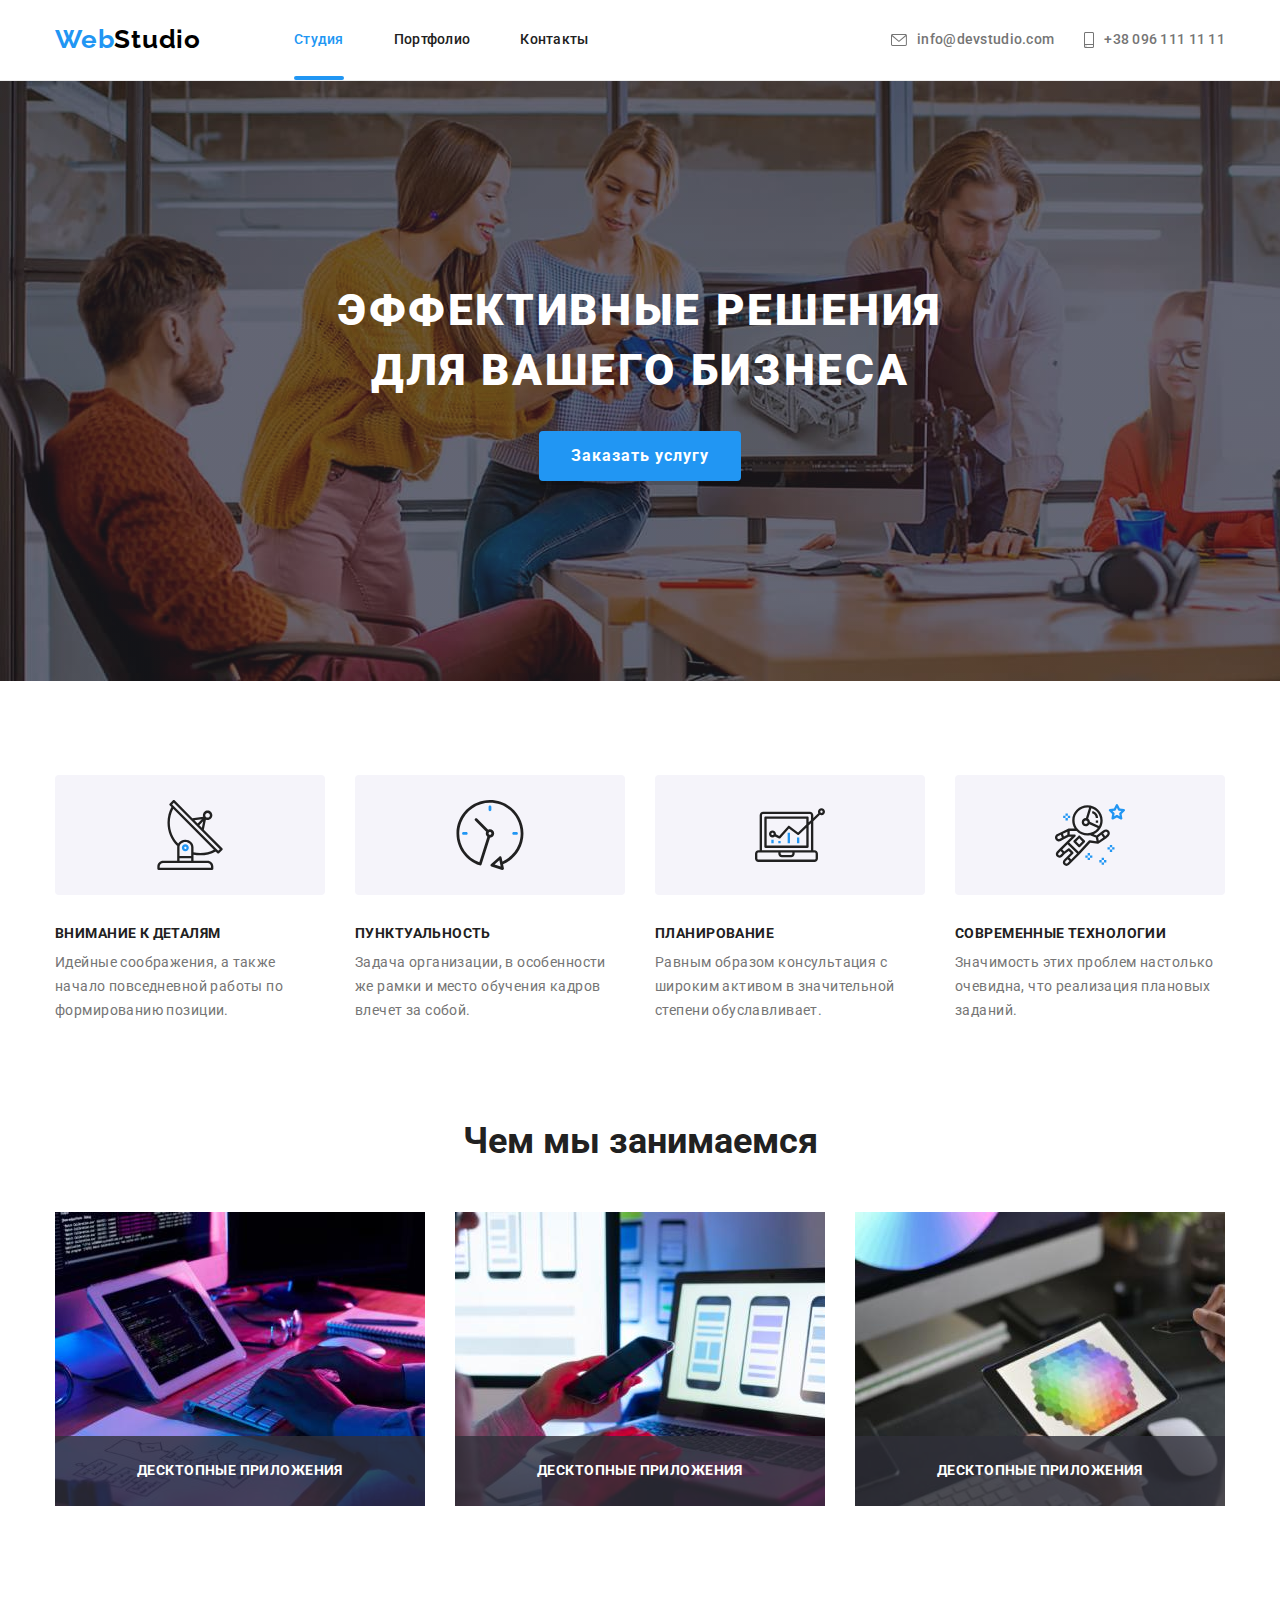
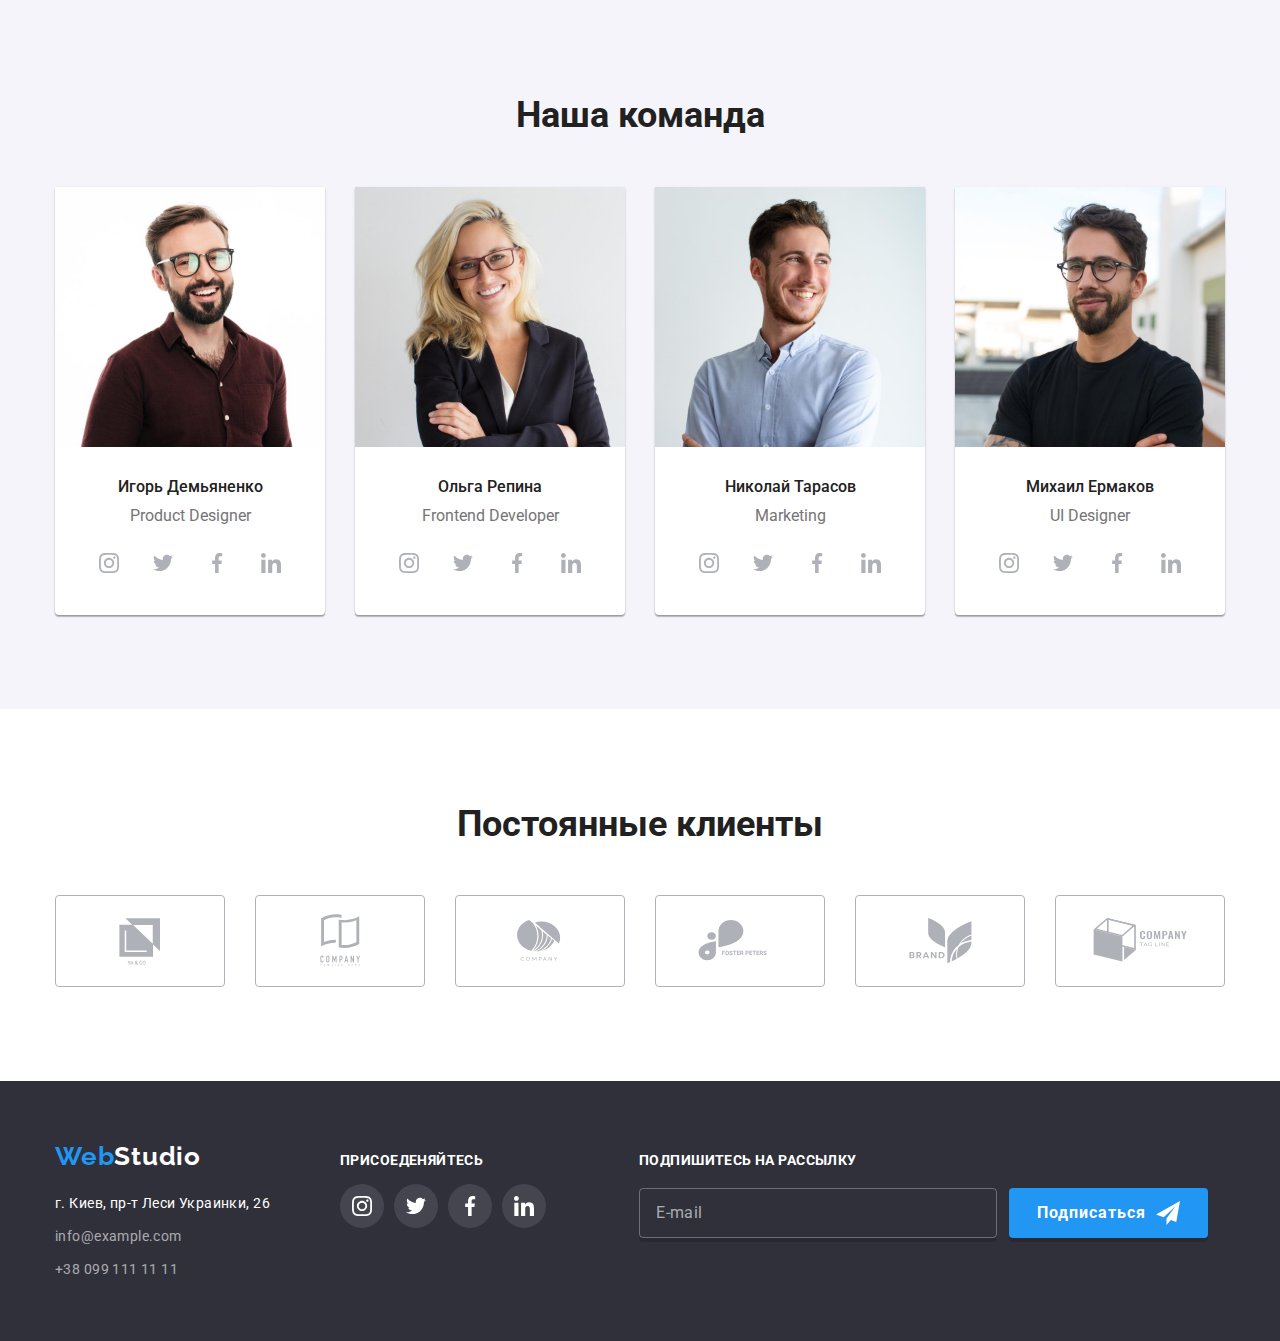
<file: index.html>
<!DOCTYPE html>
<html lang="ru">

<head>
    <meta charset="UTF-8">
    <meta http-equiv="X-UA-Compatible" content="IE=edge">
    <meta name="viewport" content="width=device-width, initial-scale=1.0">
    
    <link rel="preconnect" href="https://fonts.googleapis.com">
    <link rel="preconnect" href="https://fonts.gstatic.com" crossorigin>
    <link href="https://fonts.googleapis.com/css2?family=Raleway:ital,wght@0,700;1,700&family=Roboto:ital,wght@0,400;0,500;0,700;0,900;1,400;1,500;1,700;1,900&display=swap" rel="stylesheet">
    <link rel="stylesheet" href="https://cdnjs.cloudflare.com/ajax/libs/modern-normalize/1.1.0/modern-normalize.min.css"
        integrity="sha512-wpPYUAdjBVSE4KJnH1VR1HeZfpl1ub8YT/NKx4PuQ5NmX2tKuGu6U/JRp5y+Y8XG2tV+wKQpNHVUX03MfMFn9Q=="
        crossorigin="anonymous" referrerpolicy="no-referrer" />
    <title>index.html</title>
    
    <link rel="stylesheet" href="./css/styles.css">
    <link rel="stylesheet" href="./css/main.min.css">
</head>

<body class="main-page">
    <!-- Шапка сайту -->
    
    <header class="head">
        <div class="container header">
        <nav class="nav">
            <a class="logo logo__header" href="./index.html">
                <span class="logo__part">Web</span>Studio
            </a>

            <ul class="nav-list">
                <li class="nav-list__item"><a class="nav-list__link link-studio" href="./index.html">Студия</a></li>
                <li class="nav-list__item"><a class="nav-list__link" href="./portfolio.html">Портфолио</a></li>
                <li class="nav-list__item"><a class="nav-list__link" href="">Контакты</a></li>
            </ul>
        </nav>

        <ul class="contact">
            <li class="contact__item">
                    
                    <a class="contact__link" href="mailto:info@devstudio.com">
                        <svg class="contact__icon" width="16" height="12">
                            <use href="./images/icons.svg#icon-envelope"></use>
                        </svg>
                        info@devstudio.com</a>

                    </li>
                
            <li class="contact__item"> 
                
                <a class="contact__link" href="tel:+380961111111">
                    <svg class="contact__icon" width="10" height="16">
                        <use href="./images/icons.svg#icon-smartphone"></use>
                    </svg>
                    +38 096 111 11 11</a></li>
        </ul>
        
        </div>
    </header>
    
    <!-- основна частина документу  -->
    
    <main>
        <section class="hero">
            <h1 class="hero__title">Эффективные решения для вашего бизнеса</h1>
            <button data-modal-open class="hero__button" type="button">Заказать услугу</button>
        </section>

        <section class="pluses">
            <div class="container">
                <ul class="pluses__list">
                    <li class="pluses__item">
                        <div class="pluses__icon--field">
                            <svg class="pluses__icon" width="70" height="70">
                                <use href="./images/icons.svg#icon-antenna"></use>
                            </svg>
                        </div>
                        <h3 class="pluses__title">Внимание к деталям</h3>
                        <p class="pluses__text">Идейные соображения, а также начало повседневной работы по формированию позиции.</p>
                    </li>
                    <li class="pluses__item">
                        <div class="pluses__icon--field">
                            <svg class="pluses__icon" width="70" height="70">
                                <use href="./images/icons.svg#icon-clock"></use>
                            </svg>
                        </div>
                        <h3 class="pluses__title">Пунктуальность</h3>
                        <p class="pluses__text">Задача организации, в особенности же рамки и место обучения кадров влечет за собой.</p>
                    </li>
                    <li class="pluses__item">
                        <div class="pluses__icon--field">
                            <svg class="pluses__icon" width="70" height="70">
                                <use href="./images/icons.svg#icon-diagram"></use>
                            </svg>
                        </div>
                        <h3 class="pluses__title">Планирование</h3>
                        <p class="pluses__text">Равным образом консультация с широким активом в значительной степени обуславливает.</p>
                    </li>
                    <li class="pluses__item">
                        <div class="pluses__icon--field">
                            <svg class="pluses__icon" width="70" height="70">
                                <use href="./images/icons.svg#icon-astronaut"></use>
                            </svg>
                        </div>
                        <h3 class="pluses__title">Современные технологии</h3>
                        <p class="pluses__text">Значимость этих проблем настолько очевидна, что реализация плановых заданий.</p>
                    </li>
                </ul>
            </div>
        </section>

        <section class="wtd">
            <div class="container">
                <h2 class="section-title">Чем мы занимаемся</h2>
                <ul class="wtd-list">
                    <li class="wtd-list__item">
                        <img class="no-gap" src="./images/what_we_do/box_1.jpg" alt="написання коду" width="370">
                        <p class="wtd-list__text">Десктопные приложения</p>
                    </li>
                    <li class="wtd-list__item">
                        <img class="no-gap" src="./images/what_we_do/box_2.jpg" alt="десктопні додатки" width="370">
                        <p class="wtd-list__text">Десктопные приложения</p>
                    </li>
                    <li class="wtd-list__item">
                        <img class="no-gap" src="./images/what_we_do/box_3.jpg" alt="мобільні додатки" width="370">
                        <p class="wtd-list__text">Десктопные приложения</p>
                    </li>
                </ul>
            </div>
        </section>

        
        <section class="team">
            <div class="container">
            <h2 class="section-title">Наша команда</h2>
            <ul class="team-list">
                <li class="team-list__item">
                    <img class="no-gap" src="./images/our_team/img.jpg" alt="Игорь Демьяненко, Product Designer" width="270">
                    <div class="team-description">
                        <h3 class="team-description__title">Игорь Демьяненко</h3>
                        <p class="team-description__text">Product Designer</p>
                    
                    <ul class="social-list">
                        <li class="social-list__item">
                            <a class="social-list__link" href="">
                                <svg class="social-list__icon" width="20" height="20">
                                    <use href="./images/icons.svg#icon-instagram"></use>
                                </svg>
                            </a>
                        </li>
                        <li class="social-list__item">
                            <a class="social-list__link" href="">
                                <svg class="social-list__icon" width="20" height="20">
                                    <use href="./images/icons.svg#icon-twitter"></use>
                                </svg>
                            </a>
                        </li>
                        <li class="social-list__item">
                            <a class="social-list__link" href="">
                                <svg class="social-list__icon" width="20" height="20">
                                    <use href="./images/icons.svg#icon-facebook"></use>
                                </svg>
                            </a>
                        </li>
                        <li class="social-list__item">
                            <a class="social-list__link" href="">
                                <svg class="social-list__icon" width="20" height="20">
                                    <use href="./images/icons.svg#icon-linkedin"></use>
                                </svg>
                            </a>
                        </li>
                    </ul>
                    </div>
                </li>

                <li class="team-list__item">
                    <img class="no-gap" src="./images/our_team/img-1.jpg" alt="Ольга Репина, Frontend Developer" width="270">
                    <div class="team-description">
                        <h3 class="team-description__title">Ольга Репина</h3>
                        <p class="team-description__text">Frontend Developer</p>
                        <ul class="social-list">
                            <li class="social-list__item">
                                <a class="social-list__link" href="">
                                    <svg class="social-list__icon" width="20" height="20">
                                        <use href="./images/icons.svg#icon-instagram"></use>
                                    </svg>
                                </a>
                            </li>
                            <li class="social-list__item">
                                <a class="social-list__link" href="">
                                    <svg class="social-list__icon" width="20" height="20">
                                        <use href="./images/icons.svg#icon-twitter"></use>
                                    </svg>
                                </a>
                            </li>
                            <li class="social-list__item">
                                <a class="social-list__link" href="">
                                    <svg class="social-list__icon" width="20" height="20">
                                        <use href="./images/icons.svg#icon-facebook"></use>
                                    </svg>
                                </a>
                            </li>
                            <li class="social-list__item">
                                <a class="social-list__link" href="">
                                    <svg class="social-list__icon" width="20" height="20">
                                        <use href="./images/icons.svg#icon-linkedin"></use>
                                    </svg>
                                </a>
                            </li>
                        </ul>
                    </div>
                </li>

                <li class="team-list__item">
                    <img class="no-gap" src="./images/our_team/img-2.jpg" alt="Николай Тарасов, Marketing" width="270">
                    <div class="team-description">
                        <h3 class="team-description__title">Николай Тарасов</h3>
                        <p class="team-description__text">Marketing</p>
                        <ul class="social-list">
                            <li class="social-list__item">
                                <a class="social-list__link" href="">
                                    <svg class="social-list__icon" width="20" height="20">
                                        <use href="./images/icons.svg#icon-instagram"></use>
                                    </svg>
                                </a>
                            </li>
                            <li class="social-list__item">
                                <a class="social-list__link" href="">
                                    <svg class="social-list__icon" width="20" height="20">
                                        <use href="./images/icons.svg#icon-twitter"></use>
                                    </svg>
                                </a>
                            </li>
                            <li class="social-list__item">
                                <a class="social-list__link" href="">
                                    <svg class="social-list__icon" width="20" height="20">
                                        <use href="./images/icons.svg#icon-facebook"></use>
                                    </svg>
                                </a>
                            </li>
                            <li class="social-list__item">
                                <a class="social-list__link" href="">
                                    <svg class="social-list__icon" width="20" height="20">
                                        <use href="./images/icons.svg#icon-linkedin"></use>
                                    </svg>
                                </a>
                            </li>
                        </ul>
                    </div>
                </li>

                <li class="team-list__item">
                    <img class="no-gap" src="./images/our_team/img-3.jpg" alt="Михаил Ермаков, UI Designer" width="270">
                    <div class="team-description">
                        <h3 class="team-description__title">Михаил Ермаков</h3>
                        <p class="team-description__text">UI Designer</p>
                        <ul class="social-list">
                            <li class="social-list__item">
                                <a class="social-list__link" href="">
                                    <svg class="social-list__icon" width="20" height="20">
                                        <use href="./images/icons.svg#icon-instagram"></use>
                                    </svg>
                                </a>
                            </li>
                            <li class="social-list__item">
                                <a class="social-list__link" href="">
                                    <svg class="social-list__icon" width="20" height="20">
                                        <use href="./images/icons.svg#icon-twitter"></use>
                                    </svg>
                                </a>
                            </li>
                            <li class="social-list__item">
                                <a class="social-list__link" href="">
                                    <svg class="social-list__icon" width="20" height="20">
                                        <use href="./images/icons.svg#icon-facebook"></use>
                                    </svg>
                                </a>
                            </li>
                            <li class="social-list__item">
                                <a class="social-list__link" href="">
                                    <svg class="social-list__icon" width="20" height="20">
                                        <use href="./images/icons.svg#icon-linkedin"></use>
                                    </svg>
                                </a>
                            </li>
                        </ul>
                    </div>
                </li>
            </ul>
            </div>
        </section>

        <section class="clients">
            <div class="container">
                <h2 class="section-title">Постоянные клиенты</h2>
                <ul class="clients-list">
                    <li class="clients-list__item">
                        <a class="clients-list__link" href="">
                            <svg class="clients-list__icon" width="170" height="92">
                                <use href="./images/icons.svg#icon-client1"></use>
                            </svg>
                        </a>
                    </li>
                    <li class="clients-list__item">
                        <a class="clients-list__link" href="">
                            <svg class="clients-list__icon" width="170" height="92">
                                <use href="./images/icons.svg#icon-client2"></use>
                            </svg>
                        </a>
                    </li>
                    <li class="clients-list__item">
                        <a class="clients-list__link" href="">
                            <svg class="clients-list__icon" width="170" height="92">
                                <use href="./images/icons.svg#icon-client3"></use>
                            </svg>
                        </a>
                    </li>
                    <li class="clients-list__item">
                        <a class="clients-list__link" href="">
                            <svg class="clients-list__icon" width="170" height="92">
                                <use href="./images/icons.svg#icon-client4"></use>
                            </svg>
                        </a>
                    </li>
                    <li class="clients-list__item">
                        <a class="clients-list__link" href="">
                            <svg class="clients-list__icon" width="170" height="92">
                                <use href="./images/icons.svg#icon-client5"></use>
                            </svg>
                        </a>
                    </li>
                    <li class="clients-list__item">
                        <a class="clients-list__link" href="">
                            <svg class="clients-list__icon" width="170" height="92">
                                <use href="./images/icons.svg#icon-client6"></use>
                            </svg>
                        </a>
                    </li>
                </ul>
            </div>
        </section>
        
    </main>

    <!-- footer -->
    <footer class="footer">
        <div class="container footer-group">
            
            <div class="left-block">
                <a class="logo logo__footer" href="./index.html">
                    <span class="logo__part">Web</span>Studio
                </a>
                <address class="footer-address">
                    <ul class="address-list">
                        <li class="address-list__item"> <a class="address-list__link" href="">г. Киев, пр-т Леси Украинки, 26</a> </li>
                        <li class="address-list__item address-list__item--transpared"> <a class="address-list__link"
                                href="mailto:info@devstudio.com">info@example.com</a></li>
                        <li class="address-list__item address-list__item--transpared"> <a class="address-list__link" href="tel:+380991111111">+38 099 111 11 11</a>
                        </li>
                    </ul>
                </address>
            </div>
            
            <div class="joinus">
                <h3 class="joinus__title">Присоеденяйтесь</h3>
                <ul class="social-ftr-list">
                    <li class="social-ftr-list__item">
                        <a class="social-ftr-list__link" href="">
                            <svg class="social-ftr-list__icon" width="20" height="20">
                                <use href="./images/icons.svg#icon-instagram"></use>
                            </svg>
                        </a>
                    </li>
                    <li class="social-ftr-list__item">
                        <a class="social-ftr-list__link" href="">
                            <svg class="social-ftr-list__icon" width="20" height="20">
                                <use href="./images/icons.svg#icon-twitter"></use>
                            </svg>
                        </a>
                    </li>
                    <li class="social-ftr-list__item">
                        <a class="social-ftr-list__link" href="">
                            <svg class="social-ftr-list__icon" width="20" height="20">
                                <use href="./images/icons.svg#icon-facebook"></use>
                            </svg>
                        </a>
                    </li>
                    <li class="social-ftr-list__item">
                        <a class="social-ftr-list__link" href="">
                            <svg class="social-ftr-list__icon" width="20" height="20">
                                <use href="./images/icons.svg#icon-linkedin"></use>
                            </svg>
                        </a>
                    </li>
                </ul>
            </div>
            <div class="subscribe">
                <h3 class="joinus__title">Подпишитесь на рассылку</h3>
                <form class="subscribe-form" action="">
                    <div class="subscribe-form__field">
                        <label for="email"></label>
                        <input 
                        name="email"
                        class="subscribe-form__input" type="email" placeholder="E-mail"
                        id="email">
                    </div>
                    <button class="subscribe-form__btn" type="submit">Подписаться <svg class="subscribe-form__icon" width="24" height="24">
                            <use href="./images/icons.svg#icon-send"></use>
                        </svg></button>
                </form>
                
            </div>
    </div>
    </footer>
<div class="backdrop is-hidden" data-modal>
    <div class="modal">
        <button class="modal__btn" type="button" data-modal-close ><svg class="modal__icon--close" width="11" height="11">
            <use href="./images/icons.svg#icon-x"></use>
        </svg></button>
        <div role="group" class="modal-window">
            <p class="modal-window__title">Оставьте свои данные, мы вам перезвоним</p>
            <form class="modal-window__form" action="">
                <div class="modal-window__fields">
                    <label 
                    class="modal-window__labels" for="user-name">Имя</label>
                    <div class="modal-window__input-field">
                        <input class="modal-window__input" name="user-name" type="text" id="user-name">
                        <svg class="modal-window__input-icon" width="18" height="18">
                            <use href="./images/icons.svg#icon-user"></use>
                        </svg>
                    </div>
                    </div>

                <div class="modal-window__fields">
                    <label 
                    class="modal-window__labels" for="tel">Телефон</label>
                    <div class="modal-window__input-field">
                        <input name="tel" id="tel" class="modal-window__input" type="tel">
                        <svg class="modal-window__input-icon" width="18" height="18">
                            <use href="./images/icons.svg#icon-tel"></use>
                        </svg>
                    </div>
                </div>

                <div class="modal-window__fields">
                    <label 
                    class="modal-window__labels" for="mail">Почта</label>
                    <div class="modal-window__input-field">
                        <input name="mail" id="mail" class="modal-window__input" type="email">
                        <svg class="modal-window__input-icon" width="18" height="18">
                            <use href="./images/icons.svg#icon-mail"></use>
                        </svg>
                    </div>
                </div>

                <div class="comment-field">
                    <label 
                    class="comment-field__label" for="comment">Комментарий</label>
                    <textarea 
                    class="comment-field__textarea" name="comment" 
                    id="comment-field__textarea" rows="10" placeholder="Введите текст"></textarea>
                </div>
                <div class="agree-options">
                    <input 
                    name="agree-checkbox" id="agree-checkbox" type="checkbox"
                    class="agree-options__checkbox visually-hidden">
                    <label class="agree-options__text" for="agree-checkbox">Соглашаюсь с рассылкой и принимаю <a class="agree-options__link" href=""> Условия договора</a></label>
                </div>
                
                <button class="submit-button" type="submit">Отправить</button>
            </form>
        </div>
    </div>
</div>
<script src="./js/modal.js"></script>
</body>

</html>
</file>
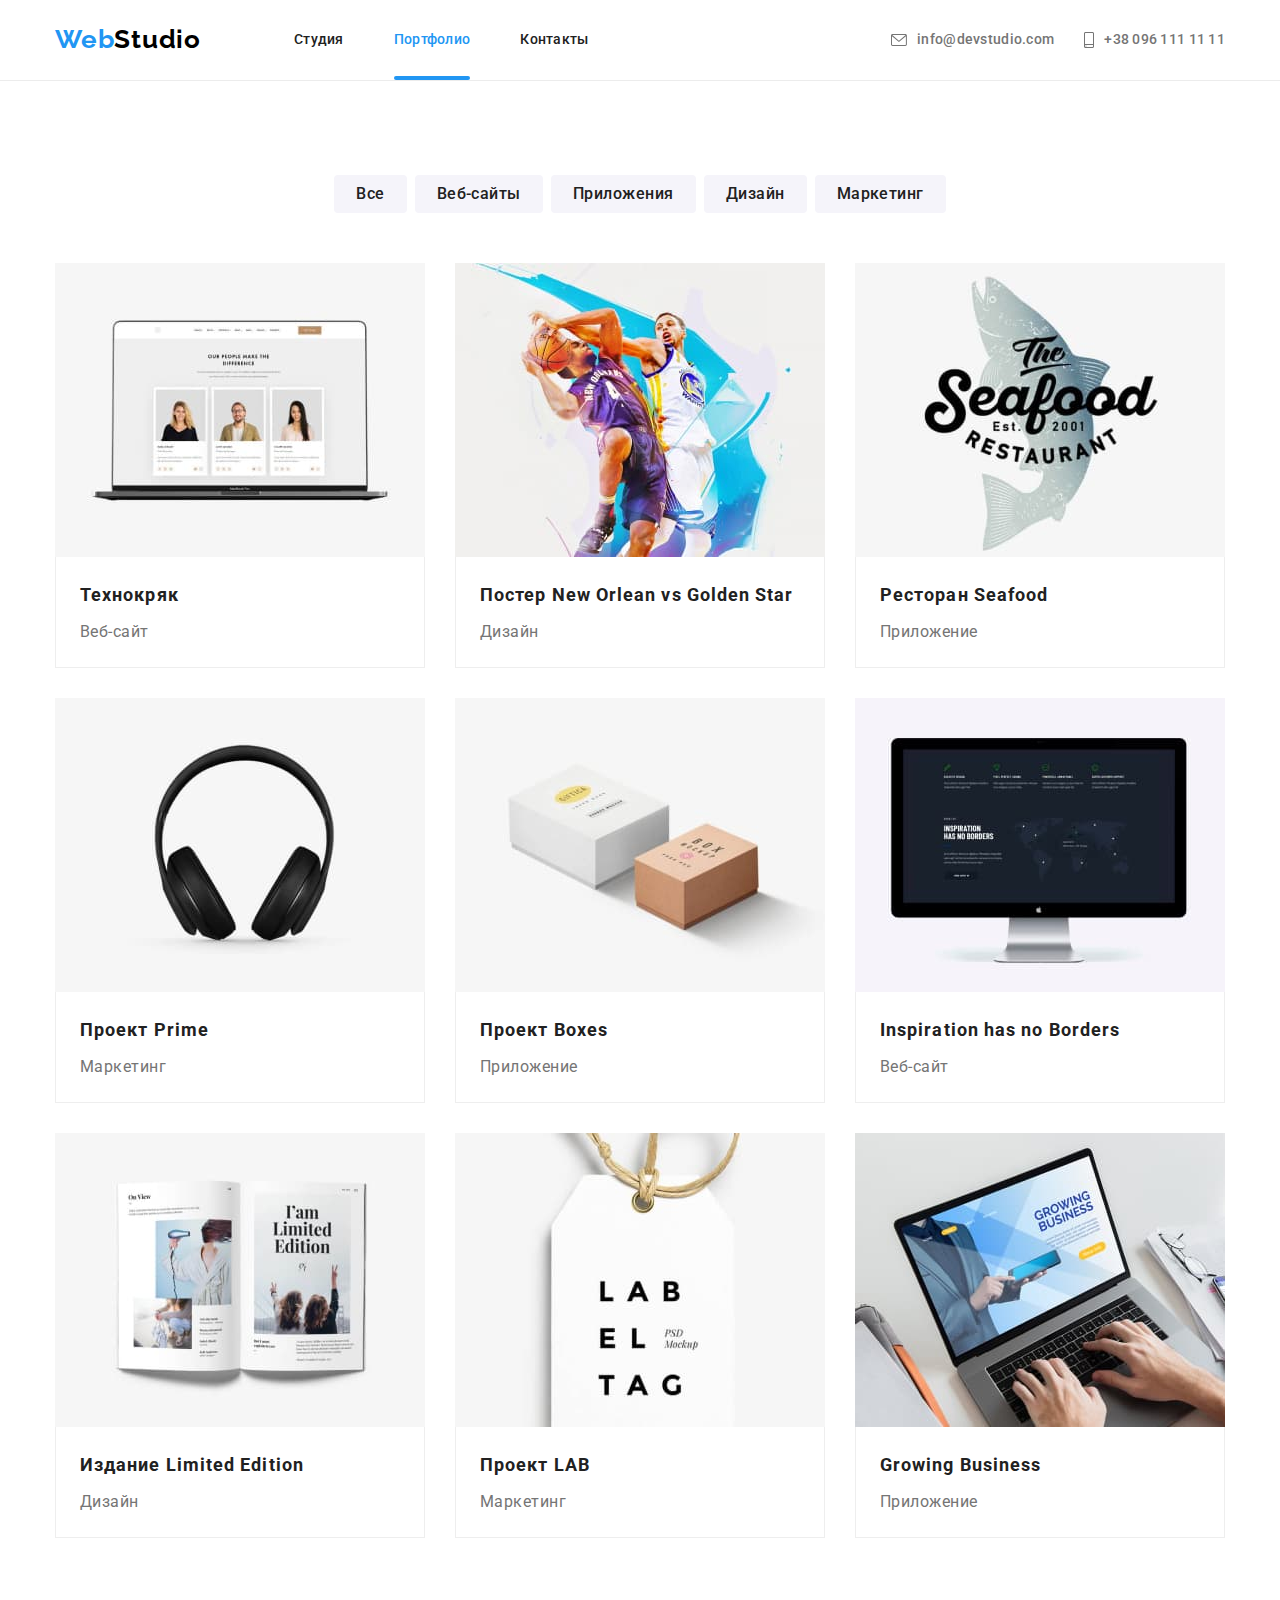
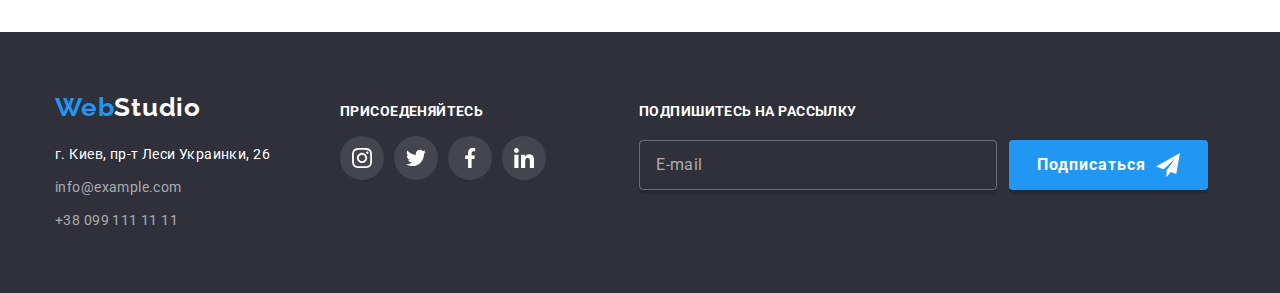
<file: portfolio.html>
<!DOCTYPE html>
<html lang="ru">

<head>
    <meta charset="UTF-8">
    <meta http-equiv="X-UA-Compatible" content="IE=edge">
    <meta name="viewport" content="width=device-width, initial-scale=1.0">
    
    <link rel="preconnect" href="https://fonts.googleapis.com">
    <link rel="preconnect" href="https://fonts.gstatic.com" crossorigin>
    <link href="https://fonts.googleapis.com/css2?family=Raleway:ital,wght@0,700;1,700&family=Roboto:ital,wght@0,400;0,500;0,700;0,900;1,400;1,500;1,700;1,900&display=swap" rel="stylesheet">
    <link rel="stylesheet" href="https://cdnjs.cloudflare.com/ajax/libs/modern-normalize/1.1.0/modern-normalize.min.css"
        integrity="sha512-wpPYUAdjBVSE4KJnH1VR1HeZfpl1ub8YT/NKx4PuQ5NmX2tKuGu6U/JRp5y+Y8XG2tV+wKQpNHVUX03MfMFn9Q=="
        crossorigin="anonymous" referrerpolicy="no-referrer" />
    <title>portfolio.html</title>
    
    <link rel="stylesheet" href="./css/styles.css">
    <link rel="stylesheet" href="./css/portfolio.min.css">
</head>

<body>
    <!-- Шапка сайту -->
        <header class="head">
            <div class="container header">
                <nav class="nav">
                    <a class="logo logo__header" href="./index.html">
                        <span class="logo__part">Web</span>Studio
                    </a>
                
                    <ul class="nav-list">
                        <li class="nav-list__item"><a class="nav-list__link" href="./index.html">Студия</a></li>
                        <li class="nav-list__item"><a class="nav-list__link link-portfolio" href="./portfolio.html">Портфолио</a></li>
                        <li class="nav-list__item"><a class="nav-list__link" href="">Контакты</a></li>
                    </ul>
                </nav>
                
            <ul class="contact">
                <li class="contact__item">
            
                    <a class="contact__link" href="mailto:info@devstudio.com">
                        <svg class="contact__icon" width="16" height="12">
                            <use href="./images/icons.svg#icon-envelope"></use>
                        </svg>
                        info@devstudio.com</a>
            
                </li>
            
                <li class="contact__item">
            
                    <a class="contact__link" href="tel:+380961111111">
                        <svg class="contact__icon" width="10" height="16">
                            <use href="./images/icons.svg#icon-smartphone"></use>
                        </svg>
                        +38 096 111 11 11</a>
                </li>
            </ul>
            </div>
        </header>
    <!-- основна частина документу  -->
    <main>
        <section class="filters">
            <h1 class="filter__title filter__title--hidden">a</h1>
            <div class="container">
                <ul class="button-list">
                <li class="button-list__item"><button class="button-list__btn" type="button">Все</button></li>
                <li class="button-list__item"><button class="button-list__btn" type="button">Веб-сайты</button></li>
                <li class="button-list__item"><button class="button-list__btn" type="button">Приложения</button></li>
                <li class="button-list__item"><button class="button-list__btn" type="button">Дизайн</button></li>
                <li class="button-list__item"><button class="button-list__btn" type="button">Маркетинг</button></li>
            </ul>
            <ul class="portfolio-list">
                <li class="portfolio-list__item">
                    <div class="animation-thumb">
                        <img class="no-gap" src="./images/portfolio/img_1.jpg" alt="Технокряк" width="370">
                        <p class="hiden-text">
                            Технокряк это современная площадка распространения коронавируса. Компании используют эту платформу для цифрового
                            шпионажа и атак на защищённые сервера конкурентов.
                        </p>
                    </div>
                   <div class="pl-description">
                        <h2 class="pl-description__title">Технокряк</h2>
                        <p class="pl-description__text">Веб-сайт</p>
                   </div>
                </li>
                <li class="portfolio-list__item">
                    <div class="animation-thumb">
                        <img class="no-gap" src="./images/portfolio/img_2.jpg" alt="Постер New Orlean vs Golden Star" width="370">
                        <p class="hiden-text">
                            Дизайн это современная площадка распространения коронавируса. Компании используют эту платформу для цифрового
                            шпионажа и атак на защищённые сервера конкурентов.
                        </p>
                    </div>
                    <div class="pl-description">
                        <h2 class="pl-description__title">Постер New Orlean vs Golden Star</h2>
                        <p class="pl-description__text">Дизайн</p>
                    </div>
                </li>
                <li class="portfolio-list__item">
                    <div class="animation-thumb">
                        <img class="no-gap" src="./images/portfolio/img_3.jpg" alt="Ресторан Seafood" width="370">
                        <p class="hiden-text">
                            Приложение это современная площадка распространения коронавируса. Компании используют эту платформу для цифрового
                            шпионажа и атак на защищённые сервера конкурентов.
                        </p>
                    </div>
                    
                   <div class="pl-description">
                        <h2 class="pl-description__title">Ресторан Seafood</h2>
                        <p class="pl-description__text">Приложение</p>
                   </div>
                </li>
                <li class="portfolio-list__item">
                    <div class="animation-thumb">
                        <img class="no-gap" src="./images/portfolio/img_4.jpg" alt="Проект Prime" width="370">
                        <p class="hiden-text">
                            Маркетинг это современная площадка распространения коронавируса. Компании используют эту платформу для цифрового
                            шпионажа и атак на защищённые сервера конкурентов.
                        </p>
                    </div>
                    <div class="pl-description">
                        <h2 class="pl-description__title">Проект Prime</h2>
                        <p class="pl-description__text">Маркетинг</p>
                    </div>
                </li>
                <li class="portfolio-list__item">
                    <div class="animation-thumb">
                        <img class="no-gap" src="./images/portfolio/img_5.jpg" alt="Проект Boxes" width="370">
                        <p class="hiden-text">
                            Приложение это современная площадка распространения коронавируса. Компании используют эту платформу для цифрового
                            шпионажа и атак на защищённые сервера конкурентов.
                        </p>
                    </div>
                    <div class="pl-description">
                        <h2 class="pl-description__title">Проект Boxes</h2>
                        <p class="pl-description__text">Приложение</p>
                    </div>
                </li>
                <li class="portfolio-list__item">
                    <div class="animation-thumb">
                        <img class="no-gap" src="./images/portfolio/img_6.jpg" alt="Inspiration has no Borders" width="370">
                        <p class="hiden-text">
                            Веб-сайт это современная площадка распространения коронавируса. Компании используют эту платформу для цифрового
                            шпионажа и атак на защищённые сервера конкурентов.
                        </p>
                    </div>
                    <div class="pl-description">
                        <h2 class="pl-description__title">Inspiration has no Borders</h2>
                        <p class="pl-description__text">Веб-сайт</p>
                    </div>
                </li>
                <li class="portfolio-list__item">
                    <div class="animation-thumb">
                        <img class="no-gap" src="./images/portfolio/img_7.jpg" alt="Издание Limited Edition" width="370">
                        <p class="hiden-text">
                            Дизайн это современная площадка распространения коронавируса. Компании используют эту платформу для цифрового
                            шпионажа и атак на защищённые сервера конкурентов.
                        </p>
                    </div>
                    <div class="pl-description">
                        <h2 class="pl-description__title">Издание Limited Edition</h2>
                        <p class="pl-description__text">Дизайн</p>
                    </div>
                </li>
                <li class="portfolio-list__item">
                    <div class="animation-thumb">
                        <img class="no-gap" src="./images/portfolio/img_8.jpg" alt="Проект LAB" width="370">
                        <p class="hiden-text">
                            Маркетинг это современная площадка распространения коронавируса. Компании используют эту платформу для цифрового
                            шпионажа и атак на защищённые сервера конкурентов.
                        </p>
                    </div>
                    <div class="pl-description">
                        <h2 class="pl-description__title">Проект LAB</h2>
                        <p class="pl-description__text">Маркетинг</p>
                    </div>
                </li>
                <li class="portfolio-list__item">
                    <div class="animation-thumb">
                        <img class="no-gap" src="./images/portfolio/img_9.jpg" alt="Growing Business" width="370">
                        <p class="hiden-text">
                            Приложение это современная площадка распространения коронавируса. Компании используют эту платформу для цифрового
                            шпионажа и атак на защищённые сервера конкурентов.
                        </p>
                    </div>
                    <div class="pl-description">
                        <h2 class="pl-description__title">Growing Business</h2>
                        <p class="pl-description__text">Приложение</p>
                    </div>
                </li>
            </ul>
        </div>
        </section>

    </main>

    <!-- footer -->
        <footer class="footer">
            <div class="container footer-group">
        
                <div class="left-block">
                    <a class="logo logo__footer" href="./index.html">
                        <span class="logo__part">Web</span>Studio
                    </a>
                    <address class="footer-address">
                        <ul class="address-list">
                            <li class="address-list__item"> <a class="address-list__link" href="">г. Киев, пр-т Леси Украинки,
                                    26</a> </li>
                            <li class="address-list__item address-list__item--transpared"> <a class="address-list__link"
                                    href="mailto:info@devstudio.com">info@example.com</a></li>
                            <li class="address-list__item address-list__item--transpared"> <a class="address-list__link"
                                    href="tel:+380991111111">+38 099 111 11 11</a>
                            </li>
                        </ul>
                    </address>
                </div>
        
                <div class="joinus">
                    <h3 class="joinus__title">Присоеденяйтесь</h3>
                    <ul class="social-ftr-list">
                        <li class="social-ftr-list__item">
                            <a class="social-ftr-list__link" href="">
                                <svg class="social-ftr-list__icon" width="20" height="20">
                                    <use href="./images/icons.svg#icon-instagram"></use>
                                </svg>
                            </a>
                        </li>
                        <li class="social-ftr-list__item">
                            <a class="social-ftr-list__link" href="">
                                <svg class="social-ftr-list__icon" width="20" height="20">
                                    <use href="./images/icons.svg#icon-twitter"></use>
                                </svg>
                            </a>
                        </li>
                        <li class="social-ftr-list__item">
                            <a class="social-ftr-list__link" href="">
                                <svg class="social-ftr-list__icon" width="20" height="20">
                                    <use href="./images/icons.svg#icon-facebook"></use>
                                </svg>
                            </a>
                        </li>
                        <li class="social-ftr-list__item">
                            <a class="social-ftr-list__link" href="">
                                <svg class="social-ftr-list__icon" width="20" height="20">
                                    <use href="./images/icons.svg#icon-linkedin"></use>
                                </svg>
                            </a>
                        </li>
                    </ul>
                </div>
                <div class="subscribe">
                    <h3 class="joinus__title">Подпишитесь на рассылку</h3>
                    <form class="subscribe-form" action="">
                        <div class="subscribe-form__field">
                            <label for="email"></label>
                            <input name="email" class="subscribe-form__input" type="email" placeholder="E-mail" id="email">
                        </div>
                        <button class="subscribe-form__btn" type="submit">Подписаться <svg class="subscribe-form__icon"
                                width="24" height="24">
                                <use href="./images/icons.svg#icon-send"></use>
                            </svg></button>
                    </form>
        
                </div>
            </div>
        </footer>

</body>

</html>
</file>
<file: css/styles.css>
/* header */

/* body studio */

/* body portfolio */

/* footer */
</file>
<file: css/main.min.css>
:root{--main-color: #212121;--second-color: #757575;--hover-color: #2196f3;--footer-text-color: #ffffff;--social-icon-color: #afb1b8;--between-list-margin: 30px;--between-section-margin: 94px;--hover-animation: color 250ms cubic-bezier(0.4, 0, 0.2, 1)}.hiden-text{content:'';font-size:18px;line-height:1.56;letter-spacing:0.03em;color:#ffffff;padding:63px 24px;bottom:0;left:0;height:294px;background-color:rgba(33,150,243,0.9);position:absolute;-webkit-transform:translateY(100%);transform:translateY(100%);-webkit-transition:-webkit-transform 250ms cubic-bezier(0.4, 0, 0.2, 1);transition:-webkit-transform 250ms cubic-bezier(0.4, 0, 0.2, 1);transition:transform 250ms cubic-bezier(0.4, 0, 0.2, 1);transition:transform 250ms cubic-bezier(0.4, 0, 0.2, 1), -webkit-transform 250ms cubic-bezier(0.4, 0, 0.2, 1)}.filter__title--hidden{position:absolute;width:1px;height:1px;margin:-1px;border:0;padding:0;white-space:nowrap;-webkit-clip-path:inset(100%);clip-path:inset(100%);clip:rect(0 0 0 0);overflow:hidden}/*! modern-normalize v1.1.0 | MIT License | https://github.com/sindresorhus/modern-normalize */*,::before,::after{-webkit-box-sizing:border-box;box-sizing:border-box}html{line-height:1.15;-webkit-text-size-adjust:100%;-moz-tab-size:4;-o-tab-size:4;tab-size:4}body{margin:0;font-family:system-ui,-apple-system,"Segoe UI",Roboto,Helvetica,Arial,sans-serif,"Apple Color Emoji","Segoe UI Emoji"}hr{height:0;color:inherit}abbr[title]{-webkit-text-decoration:underline dotted;text-decoration:underline dotted}b,strong{font-weight:bolder}code,kbd,samp,pre{font-family:ui-monospace, SFMono-Regular, Consolas, 'Liberation Mono', Menlo, monospace;font-size:1em}small{font-size:80%}sub,sup{font-size:75%;line-height:0;position:relative;vertical-align:baseline}sub{bottom:-0.25em}sup{top:-0.5em}table{text-indent:0;border-color:inherit}button,input,optgroup,select,textarea{font-family:inherit;font-size:100%;line-height:1.15;margin:0}button,select{text-transform:none}button,[type='button'],[type='reset'],[type='submit']{-webkit-appearance:button}::-moz-focus-inner{border-style:none;padding:0}:-moz-focusring{outline:1px dotted ButtonText}:-moz-ui-invalid{box-shadow:none}legend{padding:0}progress{vertical-align:baseline}::-webkit-inner-spin-button,::-webkit-outer-spin-button{height:auto}[type='search']{-webkit-appearance:textfield;outline-offset:-2px}::-webkit-search-decoration{-webkit-appearance:none}::-webkit-file-upload-button{-webkit-appearance:button;font:inherit}summary{display:list-item}body{background-color:#ffffff;color:var(--main-color);font-family:'Roboto', sans-serif;text-decoration:none}h1,h2,h3,h4,h5,h6,p{margin:0}ul{margin:0;padding:0}.visually-hidden{position:absolute;height:1px;width:1px;margin:-1px;border:0;padding:0;clip:rect(0 0 0 0);overflow:hidden}.no-gap{display:block}.container{width:1200px;padding-left:15px;padding-right:15px;margin:0 auto}.header{display:-webkit-box;display:-ms-flexbox;display:flex;-webkit-box-orient:horizontal;-webkit-box-direction:normal;-ms-flex-direction:row;flex-direction:row;-webkit-box-align:center;-ms-flex-align:center;align-items:center;position:relative}.head{border-bottom:1px solid #ececec}.nav-list>.nav-list__item:nth-child(-n+2){margin-right:50px}.nav{display:-webkit-box;display:-ms-flexbox;display:flex;-webkit-box-align:center;-ms-flex-align:center;align-items:center}.contact{margin-left:auto}.nav-list,.contact{display:-webkit-box;display:-ms-flexbox;display:flex;font-size:14px;line-height:1.14;font-weight:500;list-style-type:none;letter-spacing:0.02em}.nav-list__link{content:'';color:var(--main-color);text-decoration:none;padding-top:32px;padding-bottom:32px;-webkit-transition:color 250ms cubic-bezier(0.4, 0, 0.2, 1);transition:color 250ms cubic-bezier(0.4, 0, 0.2, 1)}.nav-list__link:hover,.nav-list__link:focus{color:var(--hover-color)}.link-studio{color:var(--hover-color);position:relative}.link-studio::after{content:'';display:inline-block;bottom:-1px;left:0;margin:0;width:100%;height:4px;border-radius:2px;background-color:var(--hover-color);position:absolute}.link-portfolio{color:var(--hover-color);position:relative}.link-portfolio::after{content:'';display:inline-block;bottom:-1px;left:0;margin:0;width:100%;height:4px;border-radius:2px;background-color:var(--hover-color);position:absolute}.contact__link{display:-webkit-inline-box;display:-ms-inline-flexbox;display:inline-flex;color:var(--second-color);text-decoration:none;-webkit-box-align:center;-ms-flex-align:center;align-items:center;-webkit-transition:color 250ms cubic-bezier(0.4, 0, 0.2, 1);transition:color 250ms cubic-bezier(0.4, 0, 0.2, 1)}.contact__link .contact__icon{content:'';fill:currentColor;margin-right:10px}.contact__link:hover,.contact__link:focus{color:var(--hover-color)}.contact>.contact__item:nth-child(1){margin-right:30px}.contact__item{content:'';display:-webkit-inline-box;display:-ms-inline-flexbox;display:inline-flex}.logo{font-weight:700;font-size:26px;line-height:1.19;font-family:'Raleway', sans-serif;text-decoration:none;letter-spacing:0.03em}.logo__header{color:#000000;margin-right:93px;padding-top:24px;padding-bottom:25px}.logo__header .logo__part{color:var(--hover-color)}.logo__footer{color:var(--footer-text-color)}.logo__footer .logo__part{color:var(--hover-color)}.hero{background-color:#c4c4c4;text-align:center;padding-top:200px;padding-bottom:200px;background-image:-webkit-gradient(linear, left top, right top, from(rgba(47,48,58,0.4)), to(rgba(47,48,58,0.4))),url(../images/hero/hero-img.jpg);background-image:linear-gradient(to right, rgba(47,48,58,0.4), rgba(47,48,58,0.4)),url(../images/hero/hero-img.jpg);min-height:600px;max-width:1600px;margin-left:auto;margin-right:auto}.hero__title{color:var(--footer-text-color);font-size:44px;line-height:1.36;font-weight:900;letter-spacing:0.06em;text-transform:uppercase;max-width:696px;margin-left:auto;margin-right:auto}.hero__button{border:none;margin-top:30px;background:#2196f3;border-color:#2196f3;border-radius:4px;color:var(--footer-text-color);font-family:inherit;font-size:16px;line-height:1.88;font-weight:700;letter-spacing:0.06em;min-width:200px;min-height:50px;padding:10px 32px;cursor:pointer;-webkit-box-shadow:0px 4px rgba(0,0,0,0.15);box-shadow:0px 4px rgba(0,0,0,0.15);-webkit-transition:background 250ms cubic-bezier(0.4, 0, 0.2, 1);transition:background 250ms cubic-bezier(0.4, 0, 0.2, 1)}.hero__button:hover,.hero__button:focus{background:#188ce8}.pluses__icon--field{display:-webkit-box;display:-ms-flexbox;display:flex;border:none;background-color:#f5f4fa;border-radius:4px;height:120px;-webkit-box-pack:center;-ms-flex-pack:center;justify-content:center;-webkit-box-align:center;-ms-flex-align:center;align-items:center}.pluses__list{list-style-type:none;display:-webkit-box;display:-ms-flexbox;display:flex}.pluses{padding-top:var(--between-section-margin)}.pluses__item:nth-child(-n+3){margin-right:var(--between-list-margin)}.pluses__title{font-size:14px;line-height:1.17;font-weight:700;letter-spacing:0.03em;text-transform:uppercase;margin-top:30px}.pluses__text{color:var(--second-color);font-size:14px;line-height:1.71;letter-spacing:0.03em;margin-top:10px;max-width:270px;min-height:75px}.wtd{padding-top:var(--between-section-margin);padding-bottom:var(--between-section-margin)}.wtd-list{display:-webkit-box;display:-ms-flexbox;display:flex;list-style-type:none;margin-top:50px}.wtd-list>.wtd-list__item:nth-child(-n+2){margin-right:var(--between-list-margin)}.wtd-list__item{position:relative}.wtd-list__text{content:'';position:absolute;bottom:0;left:0;font-size:14px;line-height:1.14;font-weight:700;letter-spacing:0.03em;text-transform:uppercase;color:#ffffff;background-color:rgba(47,48,58,0.8);padding:27px 82px}.team{background:#f5f4fa;padding-top:var(--between-section-margin);padding-bottom:var(--between-section-margin);-ms-flex-wrap:nowrap;flex-wrap:nowrap}.team-list{display:-webkit-box;display:-ms-flexbox;display:flex;margin-top:50px;list-style-type:none}.team-list__item{background:#ffffff;-webkit-box-shadow:0px 1px 3px rgba(0,0,0,0.12),0px 1px 1px rgba(0,0,0,0.14),0px 2px 1px rgba(0,0,0,0.2);box-shadow:0px 1px 3px rgba(0,0,0,0.12),0px 1px 1px rgba(0,0,0,0.14),0px 2px 1px rgba(0,0,0,0.2);border-radius:0px 0px 4px 4px;-ms-flex-preferred-size:calc(100% / 4);flex-basis:calc(100% / 4);text-align:center}.team-list__item:nth-child(-n+3){margin-right:var(--between-list-margin)}.team-description{padding-top:30px;padding-bottom:30px}.team-description__title{color:var(--main-color);font-size:16px;line-height:1.19;font-weight:500}.team-description__text{color:var(--second-color);font-size:16px;line-height:1.19;margin-top:10px}.clients{padding-top:var(--between-section-margin);padding-bottom:var(--between-section-margin)}.clients-list{content:'';display:-webkit-box;display:-ms-flexbox;display:flex;list-style:none;margin-top:50px}.filters{padding-top:var(--between-section-margin);padding-bottom:var(--between-section-margin);list-style-type:none}.section-title{font-size:36px;line-height:1.17;font-weight:700;text-align:center}.clients-list__link{list-style-type:none;content:'';display:-webkit-box;display:-ms-flexbox;display:flex;border:none;width:170px;height:92px;-webkit-box-pack:center;-ms-flex-pack:center;justify-content:center;-webkit-box-align:center;-ms-flex-align:center;align-items:center;fill:var(--social-icon-color);border:1px solid var(--social-icon-color);border-radius:4px;-webkit-transition:fill 250ms cubic-bezier(0.4, 0, 0.2, 1),border 250ms cubic-bezier(0.4, 0, 0.2, 1);transition:fill 250ms cubic-bezier(0.4, 0, 0.2, 1),border 250ms cubic-bezier(0.4, 0, 0.2, 1)}.clients-list__link:hover,.clients-list__link:focus{fill:var(--hover-color);border:1px solid var(--hover-color)}.clients-list__item:nth-child(-n+5){margin-right:30px}.social-list{contain:'';display:-webkit-box;display:-ms-flexbox;display:flex;list-style:none;margin-top:16px;width:206px;margin-left:auto;margin-right:auto}.social-list__item{-webkit-box-align:center;-ms-flex-align:center;align-items:center}.social-list__link{content:'';display:-webkit-inline-box;display:-ms-inline-flexbox;display:inline-flex;padding:0;margin:0;border:none;width:44px;height:44px;border-radius:50%;background-position:center;background-color:transparent;fill:var(--social-icon-color);-webkit-box-pack:center;-ms-flex-pack:center;justify-content:center;-webkit-box-align:center;-ms-flex-align:center;align-items:center;-webkit-transition:fill 250ms cubic-bezier(0.4, 0, 0.2, 1),background-color 250ms cubic-bezier(0.4, 0, 0.2, 1);transition:fill 250ms cubic-bezier(0.4, 0, 0.2, 1),background-color 250ms cubic-bezier(0.4, 0, 0.2, 1)}.social-list__link:hover,.social-list__link:focus{content:'';fill:var(--footer-text-color);background-color:var(--hover-color)}.social-list__icon{content:'';display:-webkit-inline-box;display:-ms-inline-flexbox;display:inline-flex}.social-list__item:nth-child(-n+3){margin-right:10px}.footer{display:-webkit-box;display:-ms-flexbox;display:flex;background-color:#2f303a;padding-top:60px;padding-bottom:60px}.address-list{list-style-type:none}.footer-address{margin-top:20px}.address-list__link{color:var(--footer-text-color);text-decoration:none;font-style:normal;font-size:14px;line-height:1.71;letter-spacing:0.03em;-webkit-transition-property:color;transition-property:color;-webkit-transition-duration:250ms;transition-duration:250ms;-webkit-transition-timing-function:cubic-bezier(0.4, 0, 0.2, 1);transition-timing-function:cubic-bezier(0.4, 0, 0.2, 1)}.address-list__link:hover,.address-list__link:focus{color:var(--hover-color)}.address-list__item--transpared .address-list__link{color:rgba(255,255,255,0.6)}.address-list__item--transpared .address-list__link:hover,.address-list__item--transpared .address-list__link:focus{color:var(--hover-color)}.address-list__item:nth-child(-n+2){margin-bottom:9px}.joinus{display:inline-block;margin-left:70px}.joinus__title{font-size:14px;line-height:1.17;font-weight:700;letter-spacing:0.03em;text-transform:uppercase;color:var(--footer-text-color)}.social-ftr-list{display:-webkit-box;display:-ms-flexbox;display:flex;list-style:none;margin-top:16px;width:206px}.social-ftr-list__link{display:-webkit-inline-box;display:-ms-inline-flexbox;display:inline-flex;padding:0;margin:0;border:none;width:44px;height:44px;border-radius:50%;background-position:center;background-color:rgba(255,255,255,0.1);fill:var(--footer-text-color);-webkit-box-pack:center;-ms-flex-pack:center;justify-content:center;-webkit-box-align:center;-ms-flex-align:center;align-items:center;-webkit-transition-property:background-color;transition-property:background-color;-webkit-transition-duration:250ms;transition-duration:250ms;-webkit-transition-timing-function:cubic-bezier(0.4, 0, 0.2, 1);transition-timing-function:cubic-bezier(0.4, 0, 0.2, 1)}.social-ftr-list__link:hover,.social-ftr-list__link:focus{background-color:var(--hover-color)}.footer-group{display:-webkit-box;display:-ms-flexbox;display:flex;-webkit-box-align:baseline;-ms-flex-align:baseline;align-items:baseline}.social-ftr-list__icon{content:'';display:-webkit-inline-box;display:-ms-inline-flexbox;display:inline-flex}.social-ftr-list__item{-webkit-box-align:center;-ms-flex-align:center;align-items:center}.social-ftr-list__item:nth-child(-n+3){margin-right:10px}.subscribe{display:inline-block;margin-left:93px}.subscribe-form{display:-webkit-box;display:-ms-flexbox;display:flex;margin-top:20px}.subscribe-form__input{font-size:16px;line-height:1.25;letter-spacing:0.03em;background-color:transparent;-webkit-box-shadow:0px 4px rgba(0,0,0,0.15);box-shadow:0px 4px rgba(0,0,0,0.15);border:1px solid rgba(255,255,255,0.3);width:358px;max-height:50px;border-radius:4px;padding:15px 16px;color:var(--footer-text-color)}.subscribe-form__field input::-webkit-input-placeholder{font-size:16px;line-height:1.25;letter-spacing:0.03em;color:rgba(255,255,255,0.6)}.subscribe-form__field input:-ms-input-placeholder{font-size:16px;line-height:1.25;letter-spacing:0.03em;color:rgba(255,255,255,0.6)}.subscribe-form__field input::-ms-input-placeholder{font-size:16px;line-height:1.25;letter-spacing:0.03em;color:rgba(255,255,255,0.6)}.subscribe-form__field input::placeholder{font-size:16px;line-height:1.25;letter-spacing:0.03em;color:rgba(255,255,255,0.6)}.subscribe-form__btn{display:-webkit-inline-box;display:-ms-inline-flexbox;display:inline-flex;font-size:16px;font-weight:700;line-height:1.88;letter-spacing:0.06em;color:var(--footer-text-color);background-color:var(--hover-color);border:none;border-radius:4px;-webkit-box-align:center;-ms-flex-align:center;align-items:center;padding:10px 28px;margin-left:12px;-webkit-box-shadow:0px 4px rgba(0,0,0,0.15);box-shadow:0px 4px rgba(0,0,0,0.15);cursor:pointer}.subscribe-form__icon{content:'';fill:currentColor;margin-left:10px}.backdrop{position:fixed;top:0;left:0;background-color:rgba(0,0,0,0.2);width:100%;height:100%;opacity:1;-webkit-transition:opacity 250ms cubic-bezier(0.4, 0, 0.2, 1);transition:opacity 250ms cubic-bezier(0.4, 0, 0.2, 1)}.backdrop.is-hidden{opacity:0;pointer-events:none}.backdrop.is-hidden .modal{-webkit-transform:translate(-50%, -50%) scale(1.2);transform:translate(-50%, -50%) scale(1.2)}.modal{position:absolute;width:528px;border-radius:4px;background-color:#fff;top:50%;left:50%;-webkit-transform:translate(-50%, -50%) scale(1);transform:translate(-50%, -50%) scale(1);-webkit-transition:-webkit-transform 250ms cubic-bezier(0.4, 0, 0.2, 1);transition:-webkit-transform 250ms cubic-bezier(0.4, 0, 0.2, 1);transition:transform 250ms cubic-bezier(0.4, 0, 0.2, 1);transition:transform 250ms cubic-bezier(0.4, 0, 0.2, 1), -webkit-transform 250ms cubic-bezier(0.4, 0, 0.2, 1);-webkit-box-shadow:0px 2px 1px 0px rgba(0,0,0,0.2),0px 1px 1px 0px rgba(0,0,0,0.14),0px 1px 3px 0px rgba(0,0,0,0.12);box-shadow:0px 2px 1px 0px rgba(0,0,0,0.2),0px 1px 1px 0px rgba(0,0,0,0.14),0px 1px 3px 0px rgba(0,0,0,0.12)}.modal__btn{content:'';display:inline-block;width:30px;height:30px;border-radius:50%;border:1px solid rgba(0,0,0,0.1);background-color:transparent;position:absolute;top:8px;right:8px}.modal__btn:hover{fill:var(--hover-color)}.modal-window{padding:40px;margin-left:auto;margin-right:auto}.modal-window__title{font-size:20px;font-weight:700;line-height:1.15;letter-spacing:0.03em;margin-bottom:12px;text-align:center}.modal-window__labels{margin-bottom:4px;font-size:12px;line-height:1.17;color:var(--second-color)}.modal-window__input{width:100%;max-height:40px;display:inline-block;border:1px solid rgba(33,33,33,0.2);border-radius:4px;padding:11px 42px;cursor:pointer;-webkit-transition:border-color 250ms cubic-bezier(0.4, 0, 0.2, 1);transition:border-color 250ms cubic-bezier(0.4, 0, 0.2, 1)}.modal-window__input:focus{outline:none;border-color:var(--hover-color)}.modal-window__input ~ .modal-window__input-icon{content:'';position:absolute;display:inline-block;left:12px;top:50%;fill:currentColor;-webkit-transform:translateY(-50%);transform:translateY(-50%);-webkit-transition:color 250ms cubic-bezier(0.4, 0, 0.2, 1);transition:color 250ms cubic-bezier(0.4, 0, 0.2, 1)}.modal-window__input:focus ~ .modal-window__input-icon{color:var(--hover-color)}.modal-window__form{display:-webkit-box;display:-ms-flexbox;display:flex;-webkit-box-orient:vertical;-webkit-box-direction:normal;-ms-flex-direction:column;flex-direction:column}.modal-window__input-field{position:relative}.modal-window__fields{display:-webkit-box;display:-ms-flexbox;display:flex;-webkit-box-orient:vertical;-webkit-box-direction:normal;-ms-flex-direction:column;flex-direction:column;margin-bottom:10px}.comment-field{display:-webkit-box;display:-ms-flexbox;display:flex;-webkit-box-orient:vertical;-webkit-box-direction:normal;-ms-flex-direction:column;flex-direction:column}.comment-field__label{margin-bottom:4px;font-size:12px;line-height:1.17;color:var(--second-color)}.comment-field__textarea{resize:none;border:1px solid rgba(33,33,33,0.2);padding:12px 16px;max-height:120px;border-radius:4px;cursor:pointer;-webkit-transition:border-color 250ms cubic-bezier(0.4, 0, 0.2, 1);transition:border-color 250ms cubic-bezier(0.4, 0, 0.2, 1)}.comment-field__textarea:focus{outline:none;border-color:var(--hover-color)}.comment-field .comment-field__textarea::-webkit-input-placeholder{color:rgba(117,117,117,0.5);font-size:14px;line-height:1.14}.comment-field .comment-field__textarea:-ms-input-placeholder{color:rgba(117,117,117,0.5);font-size:14px;line-height:1.14}.comment-field .comment-field__textarea::-ms-input-placeholder{color:rgba(117,117,117,0.5);font-size:14px;line-height:1.14}.comment-field .comment-field__textarea::placeholder{color:rgba(117,117,117,0.5);font-size:14px;line-height:1.14}.agree-options__text{content:'';display:-webkit-box;display:-ms-flexbox;display:flex;-webkit-box-align:center;-ms-flex-align:center;align-items:center}.agree-options__text::before{content:'';display:inline-block;border:2px solid var(--main-color);border-radius:2px;width:16px;height:15px;margin-right:7px}.agree-options__checkbox:checked+.agree-options__text::before{content:'';background-color:var(--hover-color);background-image:url(../images/check.svg);background-repeat:no-repeat;background-position:50% 50%;border:none}.agree-options{font-size:14px;line-height:1.71;letter-spacing:0.03em;color:var(--second-color);margin-top:20px;margin-left:auto;margin-right:auto}.agree-options__link{display:-webkit-inline-box;display:-ms-inline-flexbox;display:inline-flex;color:var(--hover-color);margin-left:4px}.submit-button{display:inline-block;margin-top:30px;font-size:16px;line-height:1.88;font-weight:700;letter-spacing:0.06em;color:var(--footer-text-color);border:none;border-radius:4px;background-color:#188ce8;-webkit-box-shadow:0px 4px rgba(0,0,0,0.15);box-shadow:0px 4px rgba(0,0,0,0.15);padding:10px 55px;cursor:pointer;margin-left:auto;margin-right:auto}.modal__icon--close{content:'';-webkit-box-align:center;-ms-flex-align:center;align-items:center;-webkit-box-pack:center;-ms-flex-pack:center;justify-content:center;-webkit-transition:fill 250ms cubic-bezier(0.4, 0, 0.2, 1);transition:fill 250ms cubic-bezier(0.4, 0, 0.2, 1)}.modal__icon--close:hover{fill:var(--hover-color)}
/*# sourceMappingURL=main.min.css.map */
</file>
<file: css/portfolio.min.css>
:root{--main-color: #212121;--second-color: #757575;--hover-color: #2196f3;--footer-text-color: #ffffff;--social-icon-color: #afb1b8;--between-list-margin: 30px;--between-section-margin: 94px;--hover-animation: color 250ms cubic-bezier(0.4, 0, 0.2, 1)}.hiden-text{content:'';font-size:18px;line-height:1.56;letter-spacing:0.03em;color:#ffffff;padding:63px 24px;bottom:0;left:0;height:294px;background-color:rgba(33,150,243,0.9);position:absolute;-webkit-transform:translateY(100%);transform:translateY(100%);-webkit-transition:-webkit-transform 250ms cubic-bezier(0.4, 0, 0.2, 1);transition:-webkit-transform 250ms cubic-bezier(0.4, 0, 0.2, 1);transition:transform 250ms cubic-bezier(0.4, 0, 0.2, 1);transition:transform 250ms cubic-bezier(0.4, 0, 0.2, 1), -webkit-transform 250ms cubic-bezier(0.4, 0, 0.2, 1)}.filter__title--hidden{position:absolute;width:1px;height:1px;margin:-1px;border:0;padding:0;white-space:nowrap;-webkit-clip-path:inset(100%);clip-path:inset(100%);clip:rect(0 0 0 0);overflow:hidden}/*! modern-normalize v1.1.0 | MIT License | https://github.com/sindresorhus/modern-normalize */*,::before,::after{-webkit-box-sizing:border-box;box-sizing:border-box}html{line-height:1.15;-webkit-text-size-adjust:100%;-moz-tab-size:4;-o-tab-size:4;tab-size:4}body{margin:0;font-family:system-ui,-apple-system,"Segoe UI",Roboto,Helvetica,Arial,sans-serif,"Apple Color Emoji","Segoe UI Emoji"}hr{height:0;color:inherit}abbr[title]{-webkit-text-decoration:underline dotted;text-decoration:underline dotted}b,strong{font-weight:bolder}code,kbd,samp,pre{font-family:ui-monospace, SFMono-Regular, Consolas, 'Liberation Mono', Menlo, monospace;font-size:1em}small{font-size:80%}sub,sup{font-size:75%;line-height:0;position:relative;vertical-align:baseline}sub{bottom:-0.25em}sup{top:-0.5em}table{text-indent:0;border-color:inherit}button,input,optgroup,select,textarea{font-family:inherit;font-size:100%;line-height:1.15;margin:0}button,select{text-transform:none}button,[type='button'],[type='reset'],[type='submit']{-webkit-appearance:button}::-moz-focus-inner{border-style:none;padding:0}:-moz-focusring{outline:1px dotted ButtonText}:-moz-ui-invalid{box-shadow:none}legend{padding:0}progress{vertical-align:baseline}::-webkit-inner-spin-button,::-webkit-outer-spin-button{height:auto}[type='search']{-webkit-appearance:textfield;outline-offset:-2px}::-webkit-search-decoration{-webkit-appearance:none}::-webkit-file-upload-button{-webkit-appearance:button;font:inherit}summary{display:list-item}body{background-color:#ffffff;color:var(--main-color);font-family:'Roboto', sans-serif;text-decoration:none}h1,h2,h3,h4,h5,h6,p{margin:0}ul{margin:0;padding:0}.visually-hidden{position:absolute;height:1px;width:1px;margin:-1px;border:0;padding:0;clip:rect(0 0 0 0);overflow:hidden}.no-gap{display:block}.container{width:1200px;padding-left:15px;padding-right:15px;margin:0 auto}.header{display:-webkit-box;display:-ms-flexbox;display:flex;-webkit-box-orient:horizontal;-webkit-box-direction:normal;-ms-flex-direction:row;flex-direction:row;-webkit-box-align:center;-ms-flex-align:center;align-items:center;position:relative}.head{border-bottom:1px solid #ececec}.nav-list>.nav-list__item:nth-child(-n+2){margin-right:50px}.nav{display:-webkit-box;display:-ms-flexbox;display:flex;-webkit-box-align:center;-ms-flex-align:center;align-items:center}.contact{margin-left:auto}.nav-list,.contact{display:-webkit-box;display:-ms-flexbox;display:flex;font-size:14px;line-height:1.14;font-weight:500;list-style-type:none;letter-spacing:0.02em}.nav-list__link{content:'';color:var(--main-color);text-decoration:none;padding-top:32px;padding-bottom:32px;-webkit-transition:color 250ms cubic-bezier(0.4, 0, 0.2, 1);transition:color 250ms cubic-bezier(0.4, 0, 0.2, 1)}.nav-list__link:hover,.nav-list__link:focus{color:var(--hover-color)}.link-studio{color:var(--hover-color);position:relative}.link-studio::after{content:'';display:inline-block;bottom:-1px;left:0;margin:0;width:100%;height:4px;border-radius:2px;background-color:var(--hover-color);position:absolute}.link-portfolio{color:var(--hover-color);position:relative}.link-portfolio::after{content:'';display:inline-block;bottom:-1px;left:0;margin:0;width:100%;height:4px;border-radius:2px;background-color:var(--hover-color);position:absolute}.contact__link{display:-webkit-inline-box;display:-ms-inline-flexbox;display:inline-flex;color:var(--second-color);text-decoration:none;-webkit-box-align:center;-ms-flex-align:center;align-items:center;-webkit-transition:color 250ms cubic-bezier(0.4, 0, 0.2, 1);transition:color 250ms cubic-bezier(0.4, 0, 0.2, 1)}.contact__link .contact__icon{content:'';fill:currentColor;margin-right:10px}.contact__link:hover,.contact__link:focus{color:var(--hover-color)}.contact>.contact__item:nth-child(1){margin-right:30px}.contact__item{content:'';display:-webkit-inline-box;display:-ms-inline-flexbox;display:inline-flex}.logo{font-weight:700;font-size:26px;line-height:1.19;font-family:'Raleway', sans-serif;text-decoration:none;letter-spacing:0.03em}.logo__header{color:#000000;margin-right:93px;padding-top:24px;padding-bottom:25px}.logo__header .logo__part{color:var(--hover-color)}.logo__footer{color:var(--footer-text-color)}.logo__footer .logo__part{color:var(--hover-color)}.button-list{display:-webkit-box;display:-ms-flexbox;display:flex;list-style-type:none;-webkit-box-pack:center;-ms-flex-pack:center;justify-content:center}.button-list__item{display:-webkit-box;display:-ms-flexbox;display:flex;margin-right:8px;border:none;outline:none}.button-list>.button-list__item:last-child{margin-right:0px}.button-list .portfolio-list{list-style-type:none}.button-list__btn{background:#f5f4fa;border:none;font-family:inherit;font-size:16px;line-height:1.63;font-weight:500;letter-spacing:0.03em;color:var(--main-color);border-radius:4px;cursor:pointer;padding:6px 22px;max-height:38px;-webkit-transition:background 250ms, color 250ms, -webkit-box-shadow 250ms;transition:background 250ms, color 250ms, -webkit-box-shadow 250ms;transition:background 250ms, color 250ms, box-shadow 250ms;transition:background 250ms, color 250ms, box-shadow 250ms, -webkit-box-shadow 250ms;-webkit-transition-timing-function:cubic-bezier(0.4, 0, 0.2, 1);transition-timing-function:cubic-bezier(0.4, 0, 0.2, 1)}.button-list__btn:hover,.button-list__btn:focus{background:var(--hover-color);color:var(--footer-text-color);-webkit-box-shadow:0px 2px 2px 0px rgba(0,0,0,0.12),0px 1px 2px 0px rgba(0,0,0,0.08),0px 3px 1px 0px rgba(0,0,0,0.1);box-shadow:0px 2px 2px 0px rgba(0,0,0,0.12),0px 1px 2px 0px rgba(0,0,0,0.08),0px 3px 1px 0px rgba(0,0,0,0.1)}.portfolio-list{margin-top:50px;display:-webkit-box;display:-ms-flexbox;display:flex;-webkit-box-orient:horizontal;-webkit-box-direction:normal;-ms-flex-direction:row;flex-direction:row;-ms-flex-wrap:wrap;flex-wrap:wrap;-ms-flex-preferred-size:calc(100% / 3 - 30px);flex-basis:calc(100% / 3 - 30px);list-style-type:none}.animation-thumb{position:relative;overflow:hidden}.portfolio-list__item:hover .hiden-text{-webkit-transform:translateY(0);transform:translateY(0)}.portfolio-list__item{margin-right:var(--between-list-margin);margin-bottom:var(--between-list-margin);-webkit-transition-property:-webkit-box-shadow;transition-property:-webkit-box-shadow;transition-property:box-shadow;transition-property:box-shadow, -webkit-box-shadow;-webkit-transition-duration:250ms;transition-duration:250ms;-webkit-transition-timing-function:cubic-bezier(0.4, 0, 0.2, 1);transition-timing-function:cubic-bezier(0.4, 0, 0.2, 1)}.portfolio-list__item:hover,.portfolio-list__item:focus{-webkit-box-shadow:1px 4px 6px 0px rgba(0,0,0,0.16),0px 4px 4px 0px rgba(0,0,0,0.06),0px 1px 1px 0px rgba(0,0,0,0.12);box-shadow:1px 4px 6px 0px rgba(0,0,0,0.16),0px 4px 4px 0px rgba(0,0,0,0.06),0px 1px 1px 0px rgba(0,0,0,0.12)}.portfolio-list>.portfolio-list__item:nth-child(3n+3){margin-right:0}.portfolio-list>.portfolio-list__item:nth-last-child(-n+3){margin-bottom:0}.pl-description__title{color:var(--main-color);font-size:18px;line-height:2;font-weight:700;letter-spacing:0.06em}.pl-description__text{color:var(--second-color);font-size:16px;line-height:1.88;letter-spacing:0.03em;margin-top:4px}.pl-description{padding:20px 24px;border:1px solid #eeeeee;border-top:none}.social-list{contain:'';display:-webkit-box;display:-ms-flexbox;display:flex;list-style:none;margin-top:16px;width:206px;margin-left:auto;margin-right:auto}.social-list__item{-webkit-box-align:center;-ms-flex-align:center;align-items:center}.social-list__link{content:'';display:-webkit-inline-box;display:-ms-inline-flexbox;display:inline-flex;padding:0;margin:0;border:none;width:44px;height:44px;border-radius:50%;background-position:center;background-color:transparent;fill:var(--social-icon-color);-webkit-box-pack:center;-ms-flex-pack:center;justify-content:center;-webkit-box-align:center;-ms-flex-align:center;align-items:center;-webkit-transition:fill 250ms cubic-bezier(0.4, 0, 0.2, 1),background-color 250ms cubic-bezier(0.4, 0, 0.2, 1);transition:fill 250ms cubic-bezier(0.4, 0, 0.2, 1),background-color 250ms cubic-bezier(0.4, 0, 0.2, 1)}.social-list__link:hover,.social-list__link:focus{content:'';fill:var(--footer-text-color);background-color:var(--hover-color)}.social-list__icon{content:'';display:-webkit-inline-box;display:-ms-inline-flexbox;display:inline-flex}.social-list__item:nth-child(-n+3){margin-right:10px}.footer{display:-webkit-box;display:-ms-flexbox;display:flex;background-color:#2f303a;padding-top:60px;padding-bottom:60px}.address-list{list-style-type:none}.footer-address{margin-top:20px}.address-list__link{color:var(--footer-text-color);text-decoration:none;font-style:normal;font-size:14px;line-height:1.71;letter-spacing:0.03em;-webkit-transition-property:color;transition-property:color;-webkit-transition-duration:250ms;transition-duration:250ms;-webkit-transition-timing-function:cubic-bezier(0.4, 0, 0.2, 1);transition-timing-function:cubic-bezier(0.4, 0, 0.2, 1)}.address-list__link:hover,.address-list__link:focus{color:var(--hover-color)}.address-list__item--transpared .address-list__link{color:rgba(255,255,255,0.6)}.address-list__item--transpared .address-list__link:hover,.address-list__item--transpared .address-list__link:focus{color:var(--hover-color)}.address-list__item:nth-child(-n+2){margin-bottom:9px}.joinus{display:inline-block;margin-left:70px}.joinus__title{font-size:14px;line-height:1.17;font-weight:700;letter-spacing:0.03em;text-transform:uppercase;color:var(--footer-text-color)}.social-ftr-list{display:-webkit-box;display:-ms-flexbox;display:flex;list-style:none;margin-top:16px;width:206px}.social-ftr-list__link{display:-webkit-inline-box;display:-ms-inline-flexbox;display:inline-flex;padding:0;margin:0;border:none;width:44px;height:44px;border-radius:50%;background-position:center;background-color:rgba(255,255,255,0.1);fill:var(--footer-text-color);-webkit-box-pack:center;-ms-flex-pack:center;justify-content:center;-webkit-box-align:center;-ms-flex-align:center;align-items:center;-webkit-transition-property:background-color;transition-property:background-color;-webkit-transition-duration:250ms;transition-duration:250ms;-webkit-transition-timing-function:cubic-bezier(0.4, 0, 0.2, 1);transition-timing-function:cubic-bezier(0.4, 0, 0.2, 1)}.social-ftr-list__link:hover,.social-ftr-list__link:focus{background-color:var(--hover-color)}.footer-group{display:-webkit-box;display:-ms-flexbox;display:flex;-webkit-box-align:baseline;-ms-flex-align:baseline;align-items:baseline}.social-ftr-list__icon{content:'';display:-webkit-inline-box;display:-ms-inline-flexbox;display:inline-flex}.social-ftr-list__item{-webkit-box-align:center;-ms-flex-align:center;align-items:center}.social-ftr-list__item:nth-child(-n+3){margin-right:10px}.subscribe{display:inline-block;margin-left:93px}.subscribe-form{display:-webkit-box;display:-ms-flexbox;display:flex;margin-top:20px}.subscribe-form__input{font-size:16px;line-height:1.25;letter-spacing:0.03em;background-color:transparent;-webkit-box-shadow:0px 4px rgba(0,0,0,0.15);box-shadow:0px 4px rgba(0,0,0,0.15);border:1px solid rgba(255,255,255,0.3);width:358px;max-height:50px;border-radius:4px;padding:15px 16px;color:var(--footer-text-color)}.subscribe-form__field input::-webkit-input-placeholder{font-size:16px;line-height:1.25;letter-spacing:0.03em;color:rgba(255,255,255,0.6)}.subscribe-form__field input:-ms-input-placeholder{font-size:16px;line-height:1.25;letter-spacing:0.03em;color:rgba(255,255,255,0.6)}.subscribe-form__field input::-ms-input-placeholder{font-size:16px;line-height:1.25;letter-spacing:0.03em;color:rgba(255,255,255,0.6)}.subscribe-form__field input::placeholder{font-size:16px;line-height:1.25;letter-spacing:0.03em;color:rgba(255,255,255,0.6)}.subscribe-form__btn{display:-webkit-inline-box;display:-ms-inline-flexbox;display:inline-flex;font-size:16px;font-weight:700;line-height:1.88;letter-spacing:0.06em;color:var(--footer-text-color);background-color:var(--hover-color);border:none;border-radius:4px;-webkit-box-align:center;-ms-flex-align:center;align-items:center;padding:10px 28px;margin-left:12px;-webkit-box-shadow:0px 4px rgba(0,0,0,0.15);box-shadow:0px 4px rgba(0,0,0,0.15);cursor:pointer}.subscribe-form__icon{content:'';fill:currentColor;margin-left:10px}.filters{padding-top:var(--between-section-margin);padding-bottom:var(--between-section-margin);list-style-type:none}
/*# sourceMappingURL=portfolio.min.css.map */
</file>
